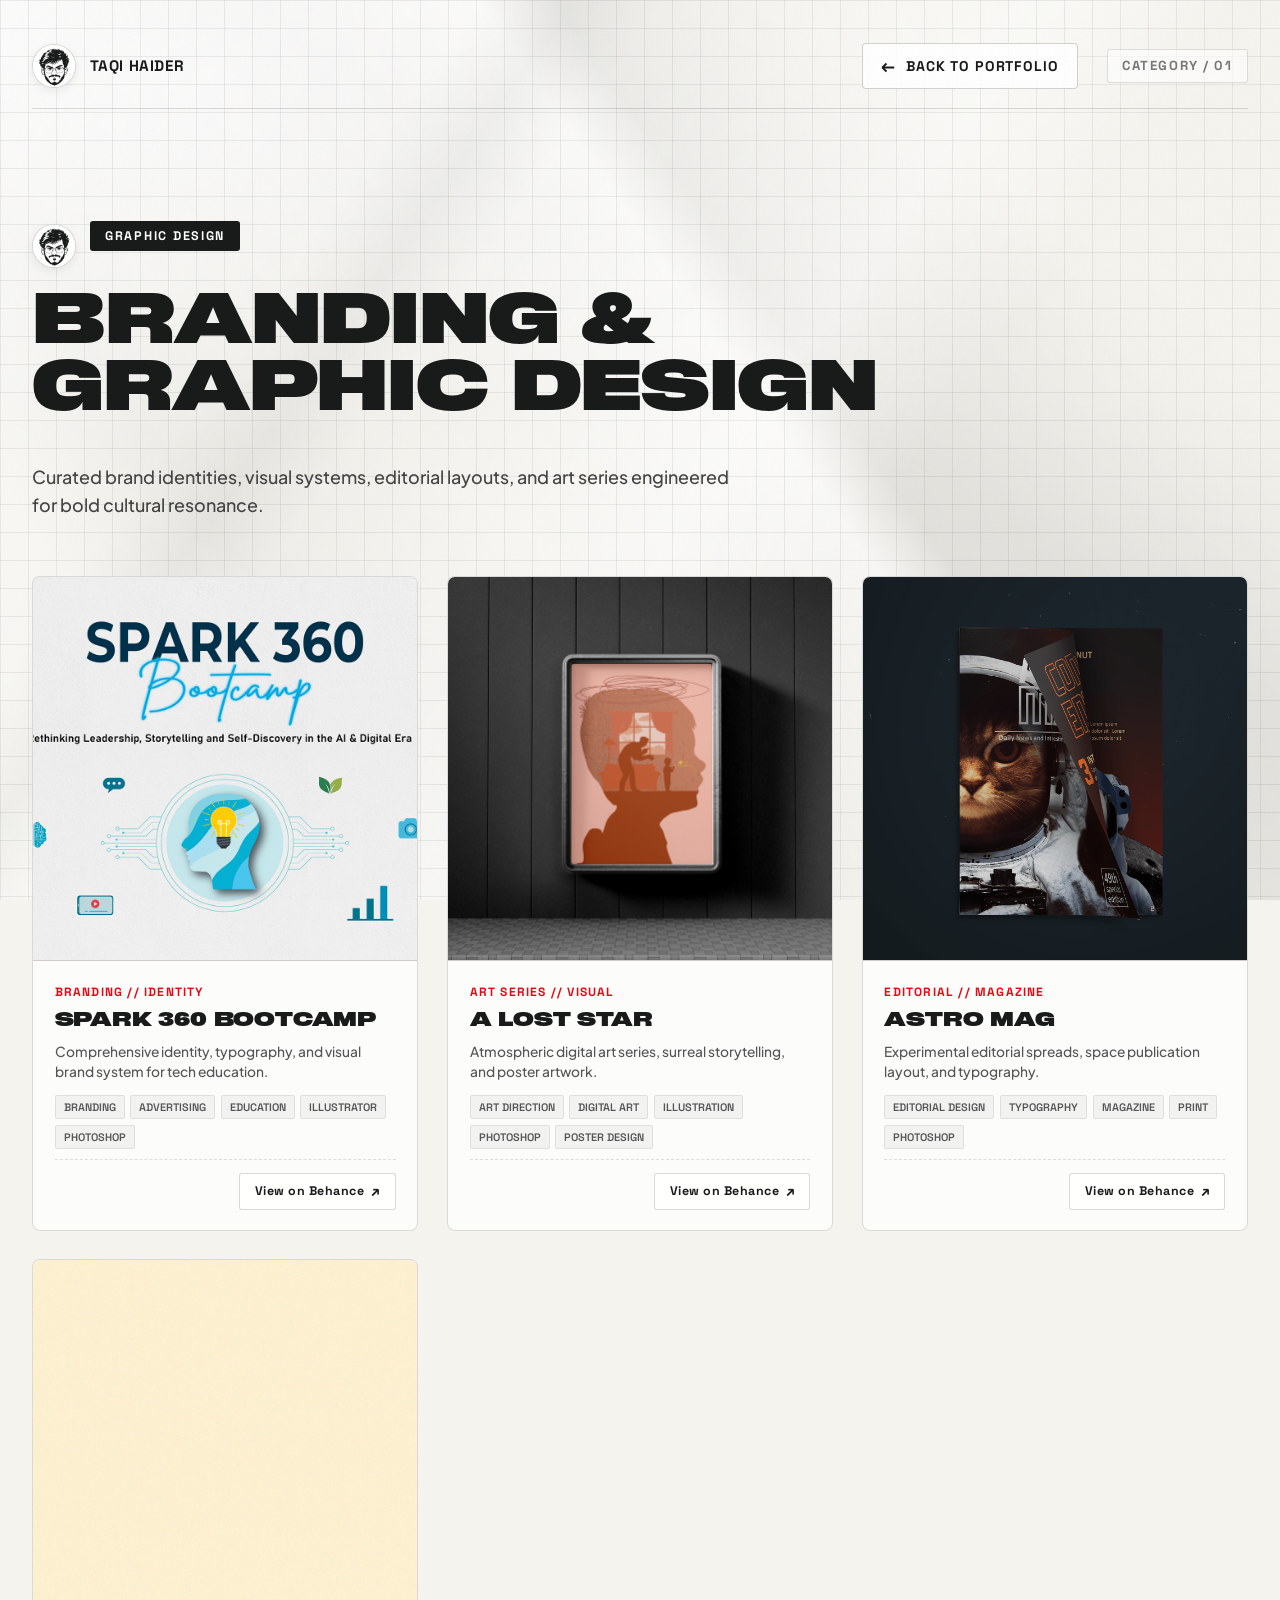
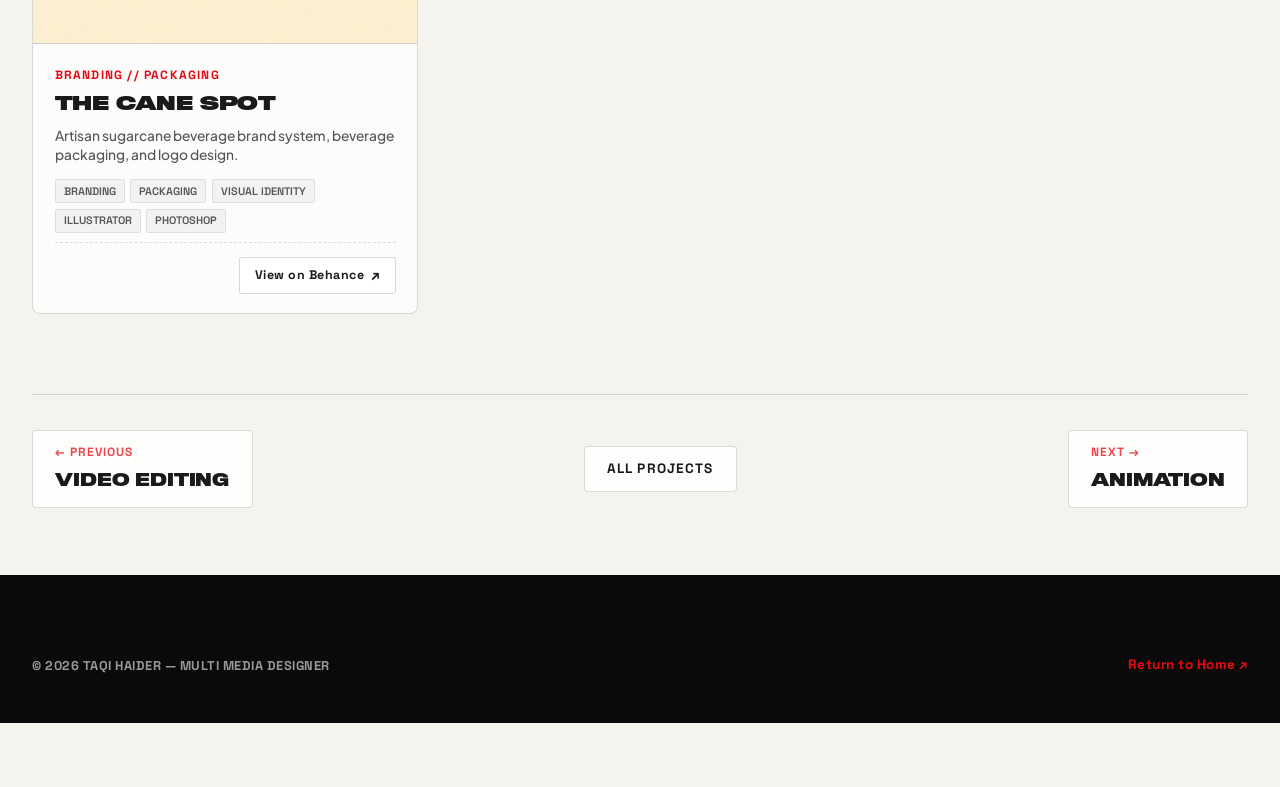
<file: project-gatoracing.html>
<!DOCTYPE html>
<html lang="en">

<head>
  <meta charset="UTF-8">
  <meta name="viewport" content="width=device-width, initial-scale=1.0">
  <meta name="color-scheme" content="light">
  <meta name="theme-color" content="#ffffff">
  <title>Graphic Design &amp; Branding | Taqi Haider</title>
  <meta name="description"
    content="Curated Graphic Design, Branding, Art Series, and Editorial Case Studies by Taqi Haider.">

  <!-- Google Fonts -->
  <link rel="preconnect" href="https://fonts.googleapis.com">
  <link rel="preconnect" href="https://fonts.gstatic.com" crossorigin>
  <link
    href="https://fonts.googleapis.com/css2?family=Architects+Daughter&family=Archivo:wdth,wght@62.5..125,400..900&family=Caveat:wght@600;700&family=Plus+Jakarta+Sans:wght@400;500;600;700;800&family=Space+Grotesk:wght@500;700&family=Syne:wght@700;800&family=Unbounded:wght@700;800;900&display=swap"
    rel="stylesheet">

  <!-- Favicon -->
  <link rel="icon" type="image/png" href="assets/images/taqi_avatar_circle.png">
  <link rel="shortcut icon" href="assets/images/taqi_avatar_circle.png">
  <link rel="apple-touch-icon" href="assets/images/taqi_avatar_circle.png">

  <link rel="stylesheet" href="css/style.css">
</head>

<body class="streetwear-theme project-page">

  <!-- Organic Paper Grain Overlay -->
  <div class="paper-grain-overlay" aria-hidden="true"></div>

  <div class="page-container">

    <!-- Project Navigation Header -->
    <header class="project-nav-bar">
      <a href="index.html" class="header-logo-link" aria-label="Taqi Haider Home">
        <div class="header-avatar-logo">
          <img src="assets/images/taqi_avatar_circle.png" alt="Taqi Haider Avatar Logo">
        </div>
        <div class="header-brand-info">
          <span class="header-brand-name">TAQI HAIDER</span>
        </div>
      </a>
      <div class="project-nav-right">
        <a href="index.html#projects" class="back-link">
          <span class="back-arrow">←</span>
          <span>BACK TO PORTFOLIO</span>
        </a>
        <div class="project-nav-tag">CATEGORY / 01</div>
      </div>
    </header>

    <!-- Category Hero Header -->
    <section class="project-header-section">
      <div class="project-header-badge-row">
        <div class="header-avatar-logo">
          <img src="assets/images/taqi_avatar_circle.png" alt="Taqi Haider Avatar Logo">
        </div>
        <div class="project-type-pill">GRAPHIC DESIGN</div>
      </div>
      <h1 class="project-hero-title">BRANDING &amp; GRAPHIC DESIGN</h1>
      <p class="project-hero-desc">
        Curated brand identities, visual systems, editorial layouts, and art series engineered for bold cultural resonance.
      </p>
    </section>

    <!-- Projects Showcase Grid (Square cards in rows) -->
    <section class="project-showcase-grid">

      <!-- Card 1: Spark 360 Bootcamp -->
      <article class="project-grid-card">
        <a href="https://www.behance.net/gallery/253109973/Spark-360-Bootcamp-Branding-Identity" target="_blank" rel="noopener noreferrer" class="project-card-link-wrapper" aria-label="View Spark 360 Bootcamp on Behance">
          <div class="project-card-thumb-wrap">
            <img src="assets/images/spark_360_presentation.png" alt="Spark 360 Bootcamp Branding and Identity Case Study by Taqi Haider" class="project-card-img" loading="lazy">
            <div class="project-card-overlay">
              <span class="overlay-action-btn">VIEW ON BEHANCE ↗</span>
            </div>
          </div>
        </a>
        <div class="project-card-body">
          <div class="project-card-meta-top">
            <span class="project-card-category">BRANDING // IDENTITY</span>
          </div>
          <h2 class="project-card-title">
            <a href="https://www.behance.net/gallery/253109973/Spark-360-Bootcamp-Branding-Identity" target="_blank" rel="noopener noreferrer">SPARK 360 BOOTCAMP</a>
          </h2>
          <p class="project-card-subtitle">Comprehensive identity, typography, and visual brand system for tech education.</p>
          <div class="project-card-tags">
            <span class="card-tag">Branding</span>
            <span class="card-tag">Advertising</span>
            <span class="card-tag">Education</span>
            <span class="card-tag">Illustrator</span>
            <span class="card-tag">Photoshop</span>
          </div>
          <div class="project-card-footer">
            <a href="https://www.behance.net/gallery/253109973/Spark-360-Bootcamp-Branding-Identity" target="_blank" rel="noopener noreferrer" class="card-behance-btn">
              <span>View on Behance</span>
              <span class="arrow-up-right">↗</span>
            </a>
          </div>
        </div>
      </article>

      <!-- Card 2: A Lost Star -->
      <article class="project-grid-card">
        <a href="https://www.behance.net/gallery/203888639/A-Lost-Star-Art-Series" target="_blank" rel="noopener noreferrer" class="project-card-link-wrapper" aria-label="View A Lost Star Art Series on Behance">
          <div class="project-card-thumb-wrap">
            <img src="assets/images/1.png" alt="A Lost Star Art Series by Taqi Haider" class="project-card-img" loading="lazy">
            <div class="project-card-overlay">
              <span class="overlay-action-btn">VIEW ON BEHANCE ↗</span>
            </div>
          </div>
        </a>
        <div class="project-card-body">
          <div class="project-card-meta-top">
            <span class="project-card-category">ART SERIES // VISUAL</span>
          </div>
          <h2 class="project-card-title">
            <a href="https://www.behance.net/gallery/203888639/A-Lost-Star-Art-Series" target="_blank" rel="noopener noreferrer">A LOST STAR</a>
          </h2>
          <p class="project-card-subtitle">Atmospheric digital art series, surreal storytelling, and poster artwork.</p>
          <div class="project-card-tags">
            <span class="card-tag">Art Direction</span>
            <span class="card-tag">Digital Art</span>
            <span class="card-tag">Illustration</span>
            <span class="card-tag">Photoshop</span>
            <span class="card-tag">Poster Design</span>
          </div>
          <div class="project-card-footer">
            <a href="https://www.behance.net/gallery/203888639/A-Lost-Star-Art-Series" target="_blank" rel="noopener noreferrer" class="card-behance-btn">
              <span>View on Behance</span>
              <span class="arrow-up-right">↗</span>
            </a>
          </div>
        </div>
      </article>

      <!-- Card 3: Astro Mag -->
      <article class="project-grid-card">
        <a href="https://www.behance.net/gallery/204352213/Astro-Mag-Magazine" target="_blank" rel="noopener noreferrer" class="project-card-link-wrapper" aria-label="View Astro Mag Magazine on Behance">
          <div class="project-card-thumb-wrap">
            <img src="assets/images/astro_mag_presentation.png" alt="Astro Mag Magazine Editorial Design by Taqi Haider" class="project-card-img" loading="lazy">
            <div class="project-card-overlay">
              <span class="overlay-action-btn">VIEW ON BEHANCE ↗</span>
            </div>
          </div>
        </a>
        <div class="project-card-body">
          <div class="project-card-meta-top">
            <span class="project-card-category">EDITORIAL // MAGAZINE</span>
          </div>
          <h2 class="project-card-title">
            <a href="https://www.behance.net/gallery/204352213/Astro-Mag-Magazine" target="_blank" rel="noopener noreferrer">ASTRO MAG</a>
          </h2>
          <p class="project-card-subtitle">Experimental editorial spreads, space publication layout, and typography.</p>
          <div class="project-card-tags">
            <span class="card-tag">Editorial Design</span>
            <span class="card-tag">Typography</span>
            <span class="card-tag">Magazine</span>
            <span class="card-tag">Print</span>
            <span class="card-tag">Photoshop</span>
          </div>
          <div class="project-card-footer">
            <a href="https://www.behance.net/gallery/204352213/Astro-Mag-Magazine" target="_blank" rel="noopener noreferrer" class="card-behance-btn">
              <span>View on Behance</span>
              <span class="arrow-up-right">↗</span>
            </a>
          </div>
        </div>
      </article>

      <!-- Card 4: The Cane Spot -->
      <article class="project-grid-card">
        <a href="https://www.behance.net/gallery/203229789/The-Cane-Spot-Branding-Identity" target="_blank" rel="noopener noreferrer" class="project-card-link-wrapper" aria-label="View The Cane Spot Branding on Behance">
          <div class="project-card-thumb-wrap">
            <img src="assets/images/cane_spot_presentation.jpg" alt="The Cane Spot Branding and Identity by Taqi Haider" class="project-card-img" loading="lazy">
            <div class="project-card-overlay">
              <span class="overlay-action-btn">VIEW ON BEHANCE ↗</span>
            </div>
          </div>
        </a>
        <div class="project-card-body">
          <div class="project-card-meta-top">
            <span class="project-card-category">BRANDING // PACKAGING</span>
          </div>
          <h2 class="project-card-title">
            <a href="https://www.behance.net/gallery/203229789/The-Cane-Spot-Branding-Identity" target="_blank" rel="noopener noreferrer">THE CANE SPOT</a>
          </h2>
          <p class="project-card-subtitle">Artisan sugarcane beverage brand system, beverage packaging, and logo design.</p>
          <div class="project-card-tags">
            <span class="card-tag">Branding</span>
            <span class="card-tag">Packaging</span>
            <span class="card-tag">Visual Identity</span>
            <span class="card-tag">Illustrator</span>
            <span class="card-tag">Photoshop</span>
          </div>
          <div class="project-card-footer">
            <a href="https://www.behance.net/gallery/203229789/The-Cane-Spot-Branding-Identity" target="_blank" rel="noopener noreferrer" class="card-behance-btn">
              <span>View on Behance</span>
              <span class="arrow-up-right">↗</span>
            </a>
          </div>
        </div>
      </article>

    </section>

    <!-- Project Pagination Footer Bar -->
    <nav class="project-pagination-bar">
      <a href="project-martindiaz.html" class="pagi-btn pagi-prev">
        <span class="pagi-dir">← PREVIOUS</span>
        <span class="pagi-title">VIDEO EDITING</span>
      </a>
      <a href="index.html#projects" class="pagi-btn pagi-overview">
        <span>ALL PROJECTS</span>
      </a>
      <a href="project-niltrum.html" class="pagi-btn pagi-next">
        <span class="pagi-dir">NEXT →</span>
        <span class="pagi-title">ANIMATION</span>
      </a>
    </nav>

  </div>

  <!-- Footer -->
  <footer class="footer-section">
    <div class="footer-container">
      <div class="footer-bottom-bar">
        <span class="credit-text">© 2026 TAQI HAIDER — MULTI MEDIA DESIGNER</span>
        <a href="index.html" class="back-home-btn">Return to Home ↗</a>
      </div>
    </div>
  </footer>

</body>
</html>
</file>
<file: css/style.css>
/* ==========================================================================
   CUSTOM TYPOGRAPHY: BB TORSOS PRO
   ========================================================================== */

@font-face {
  font-family: 'BB Torsos Pro';
  src: url('../assets/fonts/bb-torsos-pro/bbtorsospro-ultra.otf') format('opentype'),
       url('../assets/fonts/bb-torsos-pro/bbtorsospro-ultra.ttf') format('truetype');
  font-weight: 900;
  font-style: normal;
  font-display: swap;
}

@font-face {
  font-family: 'BB Torsos Pro';
  src: url('../assets/fonts/bb-torsos-pro/bbtorsospro-semiultra.otf') format('opentype'),
       url('../assets/fonts/bb-torsos-pro/bbtorsospro-semiultra.ttf') format('truetype');
  font-weight: 800;
  font-style: normal;
  font-display: swap;
}

@font-face {
  font-family: 'BB Torsos Pro';
  src: url('../assets/fonts/bb-torsos-pro/bbtorsospro-bold.otf') format('opentype'),
       url('../assets/fonts/bb-torsos-pro/bbtorsospro-bold.ttf') format('truetype');
  font-weight: 700;
  font-style: normal;
  font-display: swap;
}

@font-face {
  font-family: 'BB Torsos Pro';
  src: url('../assets/fonts/bb-torsos-pro/bbtorsospro-regular.otf') format('opentype'),
       url('../assets/fonts/bb-torsos-pro/bbtorsospro-regular.ttf') format('truetype');
  font-weight: 400;
  font-style: normal;
  font-display: swap;
}

:root {
  /* Core Color Palette */
  --bg-light: #f5f4f0;
  --bg-dark: #0a0a0a;
  --bg-dark-card: #141414;
  --text-main: #191b1b;
  --text-muted: #555555;
  --text-light-muted: #999999;
  --text-white: #ffffff;
  
  /* Streetwear Red Accent */
  --accent-red: #e50914;
  --accent-red-glow: rgba(229, 9, 20, 0.45);
  --accent-red-subtle: rgba(229, 9, 20, 0.12);
  
  /* Grid / Graph Paper Specs */
  --grid-line: rgba(0, 0, 0, 0.065);
  --grid-size: 28px;
  
  /* Typography */
  --font-display: 'BB Torsos Pro', 'Archivo', 'Anton', sans-serif;
  --font-heading: 'Space Grotesk', 'Syne', sans-serif;
  --font-body: 'Plus Jakarta Sans', -apple-system, BlinkMacSystemFont, sans-serif;
  --font-handwritten: 'Architects Daughter', 'Caveat', cursive, sans-serif;
  --font-mono: 'Space Grotesk', monospace;
  
  /* Transitions */
  --ease-spring: cubic-bezier(0.175, 0.885, 0.32, 1.275);
  --ease-smooth: cubic-bezier(0.16, 1, 0.3, 1);
}

/* Base Reset */
*, *::before, *::after {
  box-sizing: border-box;
  margin: 0;
  padding: 0;
}

html {
  color-scheme: light only;
  scroll-behavior: smooth;
  font-size: 16px;
  -webkit-font-smoothing: antialiased;
  -moz-osx-font-smoothing: grayscale;
}

body.streetwear-theme {
  background-color: #f4f3ee;
  color: var(--text-main);
  font-family: var(--font-body);
  line-height: 1.5;
  overflow-x: hidden;
  position: relative;
  min-height: 100vh;
  /* Full-Screen Edge-to-Edge Grid + Crumpled Paper Texture */
  background-image: 
    linear-gradient(to right, var(--grid-line) 1px, transparent 1px),
    linear-gradient(to bottom, var(--grid-line) 1px, transparent 1px),
    linear-gradient(125deg, rgba(255, 255, 255, 0.7) 0%, transparent 25%, rgba(0, 0, 0, 0.04) 30%, transparent 35%, rgba(255, 255, 255, 0.5) 55%, transparent 65%),
    linear-gradient(235deg, transparent 20%, rgba(0, 0, 0, 0.035) 38%, rgba(255, 255, 255, 0.6) 42%, transparent 58%, rgba(0, 0, 0, 0.03) 75%, transparent 85%),
    linear-gradient(35deg, rgba(255, 255, 255, 0.45) 0%, transparent 40%, rgba(0, 0, 0, 0.035) 60%, transparent 80%),
    radial-gradient(ellipse 120% 80% at 15% 10%, rgba(255, 255, 255, 0.85) 0%, transparent 50%),
    radial-gradient(ellipse 100% 70% at 85% 85%, rgba(0, 0, 0, 0.045) 0%, transparent 60%);
  background-size: 
    var(--grid-size) var(--grid-size),
    var(--grid-size) var(--grid-size),
    auto, auto, auto, auto, auto;
  background-attachment: fixed;
}

/* Organic Paper Grain & Fiber Noise Overlay */
.paper-grain-overlay {
  position: fixed;
  inset: 0;
  width: 100vw;
  height: 100vh;
  pointer-events: none;
  z-index: 9999;
  opacity: 0.35;
  mix-blend-mode: multiply;
  background-image: url("../assets/images/paper_texture.png");
  background-repeat: repeat;
  background-size: 380px 380px;
}

/* Page Container (Content Centering & Spacing) */
.page-container {
  max-width: 1280px;
  margin: 0 auto;
  padding: 0 2rem;
  background-color: transparent;
  position: relative;
}

/* ==========================================================================
   TOP SITE NAVIGATION & HEADER LOGO
   ========================================================================== */

.site-nav-bar {
  display: flex;
  justify-content: space-between;
  align-items: center;
  padding: 1.6rem 0 1.2rem 0;
  width: 100%;
  border-bottom: 1.5px solid rgba(0, 0, 0, 0.08);
  position: relative;
  z-index: 20;
}

.header-logo-link {
  display: inline-flex;
  align-items: center;
  gap: 0.85rem;
  text-decoration: none;
  color: inherit;
  transition: transform 0.2s ease;
}

.header-logo-link:hover {
  transform: translateY(-1px);
}

.header-avatar-logo {
  width: 44px;
  height: 44px;
  border-radius: 50%;
  background: #ffffff; /* Crisp white background */
  border: 1.5px solid rgba(0, 0, 0, 0.16);
  display: flex;
  align-items: center;
  justify-content: center;
  overflow: hidden;
  box-shadow: 0 3px 10px rgba(0, 0, 0, 0.07);
  transition: transform 0.25s var(--ease-spring), border-color 0.2s ease, box-shadow 0.2s ease;
  flex-shrink: 0;
}

.header-logo-link:hover .header-avatar-logo {
  transform: scale(1.08) rotate(-3deg);
  border-color: var(--accent-red);
  box-shadow: 0 6px 16px rgba(230, 57, 70, 0.22);
}

.header-avatar-logo img {
  width: 100%;
  height: 100%;
  object-fit: cover;
  display: block;
  background: #ffffff;
}

.header-brand-info {
  display: flex;
  flex-direction: column;
  line-height: 1.15;
}

.header-brand-name {
  font-family: var(--font-heading);
  font-size: 0.95rem;
  font-weight: 800;
  letter-spacing: 0.04em;
  color: var(--text-main);
}

.header-brand-sub {
  font-family: var(--font-mono);
  font-size: 0.65rem;
  font-weight: 700;
  letter-spacing: 0.08em;
  color: var(--text-muted);
}

.header-nav-right {
  display: flex;
  align-items: center;
  gap: 1.6rem;
}

.header-nav-link {
  font-family: var(--font-heading);
  font-size: 0.8rem;
  font-weight: 700;
  letter-spacing: 0.08em;
  color: var(--text-main);
  text-decoration: none;
  transition: color 0.2s ease;
}

.header-nav-link:hover {
  color: var(--accent-red);
}

.header-nav-cta {
  background: #191b1b;
  color: #ffffff !important;
  padding: 0.45rem 1rem;
  border-radius: 4px;
  font-size: 0.76rem;
  letter-spacing: 0.06em;
  transition: background 0.2s ease, transform 0.2s ease, box-shadow 0.2s ease;
}

.header-nav-cta:hover {
  background: var(--accent-red);
  transform: translateY(-2px);
  box-shadow: 0 4px 14px rgba(230, 57, 70, 0.28);
}

.project-nav-right {
  display: flex;
  align-items: center;
  gap: 1.8rem;
}

/* ==========================================================================
   SECTION 1: HERO SECTION
   ========================================================================== */

.hero-section {
  padding: 3.5rem 0 2rem 0;
  display: flex;
  flex-direction: column;
  align-items: center;
  position: relative;
}

/* Giant Headline with Centered Embedded Character & Tagline above 'P' */
.hero-title-container {
  width: 100%;
  max-width: 100%;
  text-align: center;
  position: relative;
  margin: 1.2rem 0 3.5rem 0;
  display: flex;
  justify-content: center;
  align-items: center;
  overflow: visible;
}

.hero-title {
  width: 100%;
  font-family: 'BB Torsos Pro', var(--font-display);
  font-size: clamp(2.2rem, 11.8vw, 12.5rem);
  font-weight: 900;
  line-height: 0.85;
  letter-spacing: -0.01em;
  text-transform: uppercase;
  color: #191b1b;
  display: flex;
  justify-content: center;
  align-items: flex-end;
  flex-wrap: nowrap;
  user-select: none;
  max-width: 100%;
  position: relative;
}

.title-wing {
  flex: 0 0 auto;
  display: inline-flex;
  align-items: flex-end;
  position: relative;
}

.wing-left {
  justify-content: flex-end;
}

.wing-right {
  justify-content: flex-start;
}

.title-part {
  display: inline-block;
  line-height: 0.85;
  position: relative;
}

.part-left {
  position: relative;
}

.hero-tagline {
  position: absolute;
  left: 0;
  bottom: calc(100% + 0.28em);
  font-family: var(--font-heading);
  font-size: clamp(1.05rem, 2vw, 2.05rem);
  font-weight: 800;
  letter-spacing: -0.01em;
  text-transform: uppercase;
  color: var(--text-main);
  white-space: nowrap;
  line-height: 1;
  display: inline-flex;
  align-items: center;
}

.hero-tagline-avatar {
  display: inline-flex;
  align-items: center;
  justify-content: center;
  width: clamp(26px, 2.2vw, 36px);
  height: clamp(26px, 2.2vw, 36px);
  border-radius: 50%;
  background: #ffffff;
  border: 1.5px solid rgba(0, 0, 0, 0.16);
  margin-right: 0.6rem;
  overflow: hidden;
  box-shadow: 0 2px 8px rgba(0, 0, 0, 0.12);
  flex-shrink: 0;
}

.hero-tagline-avatar img {
  width: 100%;
  height: 100%;
  object-fit: cover;
  display: block;
}

.project-header-badge-row {
  display: flex;
  align-items: center;
  gap: 0.85rem;
}

/* Dedicated, isolated slot for Character Illustration / Video Embed */
.hero-character-slot {
  position: relative;
  display: inline-flex;
  flex-direction: column;
  align-items: center;
  justify-content: flex-end;
  height: 1.15em;
  width: calc(1.15em * 0.83);
  margin: 0 0.04em;
  flex-shrink: 0;
  vertical-align: bottom;
  align-self: flex-end;
  margin-bottom: -0.14em;
  top: 0.06em;
}

.character-wrapper {
  width: 100%;
  height: 100%;
  display: flex;
  align-items: flex-end;
  justify-content: center;
  transition: transform 0.2s ease-out;
  cursor: grab;
}

.character-wrapper:active {
  cursor: grabbing;
}

.character-img-hero {
  width: 100%;
  height: 100%;
  object-fit: contain;
  display: block;
  filter: drop-shadow(0 6px 14px rgba(0, 0, 0, 0.12));
  user-select: none;
  pointer-events: none;
  mix-blend-mode: multiply;
  background: transparent;
  border: none;
  outline: none;
}

/* SVG Styling Elements */
.st-black { fill: #191b1b; }
.st-white { fill: #ffffff; }
.st-glass-rim { stroke: #191b1b; stroke-width: 4.5px; fill: none; }
.st-glass-bridge { stroke: #191b1b; stroke-width: 4px; fill: none; }
.st-eyelash { stroke: #191b1b; stroke-width: 3.5px; fill: none; stroke-linecap: round; }
.st-nose { stroke: #191b1b; stroke-width: 3px; fill: none; stroke-linecap: round; }

.pupil-target {
  transition: transform 0.08s ease-out;
  transform-origin: center;
}

/* Name Video Tag: TAQI HAIDER (Positioned with arrow pointing directly at face) */
.hero-character-label {
  position: absolute;
  top: 98%;
  left: 50%;
  transform: translateX(-34%);
  display: flex;
  align-items: center;
  justify-content: center;
  width: clamp(140px, 18vw, 240px);
  pointer-events: none;
  z-index: 2;
}

.character-name-video {
  width: 100%;
  height: auto;
  display: block;
  mix-blend-mode: multiply;
  object-fit: contain;
  pointer-events: none;
  background: transparent;
  border: none;
  outline: none;
}

/* Decorative 3-Symbol Separator (✦ ◆ ♣) */
.decorative-separator {
  display: flex;
  align-items: center;
  justify-content: center;
  gap: clamp(1.4rem, 2.5vw, 2.2rem);
  margin: clamp(2rem, 3.5vw, 3.2rem) 0 1.2rem 0;
  color: var(--text-main);
  user-select: none;
}

.symbol-star { font-size: clamp(1.85rem, 2.8vw, 2.4rem); line-height: 1; }
.symbol-diamond { font-size: clamp(1.45rem, 2.2vw, 1.95rem); line-height: 1; }
.symbol-club { font-size: clamp(1.75rem, 2.6vw, 2.25rem); line-height: 1; }

/* ==========================================================================
   SECTION 2: ABOUT / HELLO (2-COLUMN EDITORIAL GRID)
   ========================================================================== */

.about-section {
  padding: 3.5rem 0 5rem 0;
  border-top: 1.5px solid rgba(0, 0, 0, 0.08);
}

.about-grid {
  display: grid;
  grid-template-columns: 1.15fr 1fr;
  gap: 4rem;
  align-items: start;
}

/* Column 1: Left Column (Hello / Bio / Education) */
.about-heading-block {
  display: flex;
  flex-direction: column;
  align-items: flex-start;
  text-align: left;
}

.section-title-huge {
  font-family: var(--font-display);
  font-size: clamp(3rem, 5vw, 4.5rem);
  font-weight: 900;
  line-height: 0.95;
  letter-spacing: -0.01em;
  text-transform: uppercase;
  color: var(--text-main);
  margin-bottom: 0.5rem;
  margin-left: -0.035em;
  text-align: left;
}

.about-greeting {
  font-family: var(--font-heading);
  font-size: 1.15rem;
  font-weight: 700;
  color: var(--text-main);
  text-align: left;
}

.highlight-text {
  color: var(--accent-red);
}

.about-bio-text {
  display: flex;
  flex-direction: column;
  gap: 1rem;
  font-size: 0.95rem;
  color: var(--text-muted);
  line-height: 1.65;
}

.about-bio-text strong {
  color: var(--text-main);
  font-weight: 700;
}

.about-education-block {
  margin-top: 1rem;
  padding-top: 1.5rem;
  border-top: 2px solid var(--text-main);
}

.subheading-bold {
  font-family: var(--font-heading);
  font-size: 1.3rem;
  font-weight: 900;
  text-transform: uppercase;
  letter-spacing: -0.01em;
  color: var(--text-main);
  margin-bottom: 0.8rem;
}

.education-entry {
  display: flex;
  flex-direction: column;
  gap: 0.2rem;
}

.degree-title {
  font-weight: 700;
  font-size: 0.95rem;
  color: var(--text-main);
}

.degree-institute {
  font-size: 0.9rem;
  color: var(--text-muted);
}

.degree-year {
  font-family: var(--font-mono);
  font-size: 0.8rem;
  font-weight: 700;
  color: var(--accent-red);
  margin-top: 0.2rem;
}

/* Column 3: Right Column (Tools, Skills & Experience) */
.about-col-right {
  display: flex;
  flex-direction: column;
  gap: 2rem;
}

.software-badges-grid {
  display: flex;
  flex-wrap: wrap;
  gap: 0.6rem;
  margin-bottom: 0;
}

.soft-badge {
  width: 44px;
  height: 44px;
  border-radius: 10px;
  background: #000000;
  color: #ffffff;
  display: flex;
  align-items: center;
  justify-content: center;
  font-family: var(--font-heading);
  font-size: 1rem;
  font-weight: 800;
  transition: transform 0.2s ease, box-shadow 0.2s ease;
  cursor: pointer;
  box-shadow: 2px 2px 0px rgba(0, 0, 0, 0.4);
}

.soft-badge:hover {
  transform: translateY(-3px) scale(1.08);
  box-shadow: 4px 6px 12px rgba(0, 0, 0, 0.25);
}

.badge-ps { background: #001e36; color: #31a8ff; border: 1.5px solid #31a8ff; }
.badge-ai { background: #330000; color: #ff9a00; border: 1.5px solid #ff9a00; }
.badge-ae { background: #00005b; color: #9999ff; border: 1.5px solid #9999ff; }
.badge-pr { background: #00005b; color: #ea77ff; border: 1.5px solid #ea77ff; }
.badge-canva { background: #00c4cc; color: #ffffff; }
.badge-capcut { background: #111111; color: #ffffff; border: 1.5px solid #ffffff; }
.badge-ai-tool { background: #ffeb3b; color: #191b1b; border: 1.5px solid #191b1b; }

.discipline-tags-cloud {
  display: flex;
  flex-wrap: wrap;
  gap: 0.4rem;
}

.tag-pill {
  font-family: var(--font-heading);
  font-size: 0.72rem;
  font-weight: 700;
  text-transform: uppercase;
  background: #ffffff;
  color: var(--text-main);
  border: 1.5px solid var(--text-main);
  padding: 0.25rem 0.65rem;
  border-radius: 4px;
  letter-spacing: 0.02em;
  transition: all 0.2s ease;
}

.tag-pill:hover {
  background: var(--text-main);
  color: #ffffff;
}

/* Experience Timeline */
.about-experience-block {
  border-top: 2px solid var(--text-main);
  padding-top: 1.5rem;
}

.experience-timeline {
  display: flex;
  flex-direction: column;
  gap: 1.5rem;
}

.exp-item {
  position: relative;
  padding-left: 1rem;
  border-left: 2px solid var(--text-main);
}

.exp-header {
  margin-bottom: 0.4rem;
}

.exp-period {
  font-family: var(--font-mono);
  font-size: 0.78rem;
  font-weight: 700;
  color: var(--accent-red);
  text-transform: uppercase;
  display: block;
}

.exp-role {
  font-family: var(--font-heading);
  font-size: 0.98rem;
  font-weight: 800;
  color: var(--text-main);
  line-height: 1.2;
}

.exp-company {
  font-size: 0.85rem;
  font-weight: 600;
  color: var(--text-muted);
}

.exp-details {
  font-size: 0.85rem;
  color: var(--text-muted);
  line-height: 1.5;
}


/* ==========================================================================
   SECTION 3: TORN PAPER TRANSITION & DARK FEATURE SECTION
   ========================================================================== */

.feature-dark-section {
  background-color: var(--bg-dark);
  color: var(--text-white);
  position: relative;
  overflow: hidden;
  padding: 0 0 4rem 0;
  margin-top: 2rem;
}

/* SVG Torn Paper Edge Styling */
.torn-paper-edge {
  width: 100%;
  line-height: 0;
  position: relative;
  z-index: 10;
}

.torn-paper-edge.top-edge {
  margin-top: -3px;
  filter: drop-shadow(0 10px 14px rgba(0, 0, 0, 0.45)) drop-shadow(0 2px 4px rgba(0, 0, 0, 0.25));
}

.torn-paper-edge.bottom-edge {
  margin-bottom: -3px;
  filter: drop-shadow(0 -10px 14px rgba(0, 0, 0, 0.45)) drop-shadow(0 -2px 4px rgba(0, 0, 0, 0.25));
}

.torn-svg {
  width: 100%;
  height: 60px;
  display: block;
}

.torn-fill-light {
  fill: var(--bg-light);
}

.torn-deckle-fringe {
  fill: none;
  stroke: #ffffff;
  stroke-width: 3.5px;
  stroke-linecap: round;
  stroke-linejoin: round;
  opacity: 0.92;
}

.dark-content-wrapper {
  position: relative;
  min-height: 240px;
  display: flex;
  flex-direction: column;
  align-items: center;
  justify-content: center;
  padding: 3rem 1rem;
}

/* Infinite Kinetic Typography Marquee Track */
.marquee-scroller-wrap {
  width: 100%;
  overflow: hidden;
  white-space: nowrap;
  pointer-events: none;
  z-index: 1;
  opacity: 0.9;
}

.marquee-track {
  display: inline-flex;
  white-space: nowrap;
  animation: marqueeLoop 22s linear infinite;
}

.marquee-item {
  font-family: var(--font-display);
  font-size: clamp(4rem, 10vw, 8.5rem);
  font-weight: 900;
  letter-spacing: 0.04em;
  color: #ffffff;
  padding-right: 2rem;
  text-transform: uppercase;
}

@keyframes marqueeLoop {
  0% { transform: translateX(0); }
  100% { transform: translateX(-50%); }
}

/* Floating "Available for Hire" Toast Card */
.hire-toast-card {
  position: absolute;
  bottom: 2rem;
  right: 2rem;
  z-index: 15;
  background: rgba(20, 20, 20, 0.95);
  backdrop-filter: blur(12px);
  -webkit-backdrop-filter: blur(12px);
  border: 1px solid rgba(255, 255, 255, 0.15);
  border-radius: 50px;
  padding: 0.5rem 0.8rem 0.5rem 0.5rem;
  display: flex;
  align-items: center;
  gap: 0.8rem;
  box-shadow: 0 12px 30px rgba(0, 0, 0, 0.6);
  transition: transform 0.3s var(--ease-spring), opacity 0.3s ease;
}

.hire-toast-card:hover {
  transform: translateY(-4px);
  border-color: var(--accent-red);
}

.toast-avatar {
  width: 44px;
  height: 44px;
  border-radius: 50%;
  background: #ffffff; /* Crisp white background */
  border: 2px solid rgba(255, 255, 255, 0.65);
  display: flex;
  align-items: center;
  justify-content: center;
  position: relative;
  flex-shrink: 0;
  box-shadow: 0 4px 12px rgba(0, 0, 0, 0.35);
}

.toast-avatar-img {
  width: 100%;
  height: 100%;
  border-radius: 50%;
  object-fit: cover;
  background: #ffffff;
  display: block;
}

.avatar-status-dot {
  position: absolute;
  bottom: -1px;
  right: -1px;
  width: 11px;
  height: 11px;
  background: #00e676;
  border: 2px solid #141414;
  border-radius: 50%;
  z-index: 2;
}

.toast-content {
  display: flex;
  flex-direction: column;
}

.toast-title {
  font-family: var(--font-heading);
  font-size: 0.82rem;
  font-weight: 700;
  color: #ffffff;
}

.toast-subtitle {
  font-size: 0.7rem;
  color: var(--text-light-muted);
}

.toast-btn {
  background: var(--accent-red);
  color: #ffffff;
  font-family: var(--font-heading);
  font-size: 0.75rem;
  font-weight: 800;
  text-decoration: none;
  padding: 0.45rem 1rem;
  border-radius: 30px;
  transition: background 0.2s ease, transform 0.2s ease;
  white-space: nowrap;
}

.toast-btn:hover {
  background: #ff2a2a;
  transform: scale(1.05);
}

.toast-close-btn {
  background: transparent;
  border: none;
  color: #888;
  font-size: 1.1rem;
  cursor: pointer;
  padding: 0 0.2rem;
  line-height: 1;
  transition: color 0.2s ease;
}

.toast-close-btn:hover {
  color: #fff;
}


/* ==========================================================================
   SECTION 4: THE STUDIO / POLAROID SIDE PROJECTS
   ========================================================================== */

/* ==========================================================================
   SECTION 4: LOGOS & MARKS (3x3 EDITORIAL ARCHITECTURAL GRID)
   ========================================================================== */

.projects-wrapper {
  padding-top: 4.5rem;
  padding-bottom: 5.5rem;
}

.projects-header {
  text-align: left;
  margin-bottom: 2.8rem;
}

.projects-title {
  margin-bottom: 0.35rem;
}

.projects-subtitle {
  font-family: var(--font-heading);
  font-size: 0.88rem;
  font-weight: 700;
  letter-spacing: 0.08em;
  color: var(--text-muted);
  text-transform: uppercase;
}

/* 3x3 Architectural Grid with Intersecting Borders */
.projects-grid {
  display: grid;
  grid-template-columns: repeat(3, 1fr);
  border-top: 1.5px solid rgba(0, 0, 0, 0.14);
  border-left: 1.5px solid rgba(0, 0, 0, 0.14);
  background: transparent;
}

.project-card {
  display: flex;
  flex-direction: column;
  justify-content: space-between;
  align-items: center;
  min-height: 360px;
  padding: 2.2rem 1.8rem 1.8rem 1.8rem;
  border-right: 1.5px solid rgba(0, 0, 0, 0.14);
  border-bottom: 1.5px solid rgba(0, 0, 0, 0.14);
  text-decoration: none;
  color: var(--text-main);
  background: rgba(255, 255, 255, 0.15);
  transition: all 0.3s var(--ease-smooth);
  position: relative;
  overflow: hidden;
  cursor: pointer;
}

.project-card:hover {
  background: rgba(255, 255, 255, 0.88);
  transform: translateY(-2px);
  box-shadow: inset 0 0 0 1px rgba(0, 0, 0, 0.4), 0 12px 28px rgba(0, 0, 0, 0.08);
  z-index: 2;
}

.card-category {
  font-family: var(--font-heading);
  font-size: 0.78rem;
  font-weight: 700;
  letter-spacing: 0.12em;
  color: #777777;
  text-transform: uppercase;
  transition: color 0.2s ease;
}

.project-card:hover .card-category {
  color: var(--accent-red);
}

.card-visual-slot {
  width: 100%;
  height: 180px;
  display: flex;
  align-items: center;
  justify-content: center;
  padding: 0.5rem 0;
  transition: transform 0.3s var(--ease-smooth);
}

.project-card:hover .card-visual-slot {
  transform: scale(1.06);
}

.logo-mark-svg {
  width: 100%;
  max-height: 100%;
  display: block;
}

.card-title-label {
  font-family: var(--font-heading);
  font-size: 0.82rem;
  font-weight: 800;
  letter-spacing: 0.06em;
  color: var(--text-main);
  text-transform: uppercase;
  text-align: center;
  transition: color 0.2s ease;
}

.project-card:hover .card-title-label {
  color: #000000;
}


/* ==========================================================================
   PROJECT DETAIL PAGES STYLING
   ========================================================================== */

.project-page {
  min-height: 100vh;
}

.project-nav-bar {
  display: flex;
  justify-content: space-between;
  align-items: center;
  padding: 2.5rem 0 2rem 0;
  border-bottom: 1.5px solid rgba(0, 0, 0, 0.08);
  margin-bottom: 2.5rem;
}

.back-link {
  display: inline-flex;
  align-items: center;
  gap: 0.6rem;
  font-family: var(--font-heading);
  font-size: 0.85rem;
  font-weight: 800;
  color: var(--text-main);
  text-decoration: none;
  letter-spacing: 0.06em;
  transition: color 0.2s ease, transform 0.2s ease;
}

.back-link:hover {
  color: var(--accent-red);
  transform: translateX(-4px);
}

.project-nav-tag {
  font-family: var(--font-mono);
  font-size: 0.85rem;
  font-weight: 700;
  color: var(--text-muted);
  letter-spacing: 0.08em;
}

.project-header-section {
  display: flex;
  flex-direction: column;
  align-items: flex-start;
  gap: 1.2rem;
  padding-top: 3.5rem;
  margin-bottom: 3.5rem;
}

/* ==========================================================================
   VIDEO PLAYER DOWNLOAD PREVENTION RULES
   ========================================================================== */
video::-internal-media-controls-download-button {
  display: none !important;
}
video::-webkit-media-controls-download-button {
  display: none !important;
}
video::-webkit-media-controls-enclosure {
  overflow: hidden !important;
}

.project-type-pill {
  font-family: var(--font-heading);
  font-size: 0.78rem;
  font-weight: 800;
  letter-spacing: 0.1em;
  text-transform: uppercase;
  background: var(--text-main);
  color: #ffffff;
  padding: 0.35rem 0.9rem;
  border-radius: 20px;
}

.project-hero-title {
  font-family: var(--font-display);
  font-size: clamp(3rem, 6.5vw, 6.5rem);
  font-weight: 900;
  line-height: 0.92;
  letter-spacing: -0.02em;
  text-transform: uppercase;
  color: var(--text-main);
}

.project-hero-desc {
  font-size: clamp(1rem, 1.4vw, 1.25rem);
  color: var(--text-muted);
  max-width: 780px;
  line-height: 1.6;
}

.project-meta-grid {
  display: grid;
  grid-template-columns: repeat(4, 1fr);
  gap: 1.5rem;
  width: 100%;
  padding-top: 1.5rem;
  border-top: 1.5px solid rgba(0, 0, 0, 0.08);
  margin-top: 0.5rem;
}

.meta-item {
  display: flex;
  flex-direction: column;
  gap: 0.25rem;
}

.meta-item-label {
  font-family: var(--font-mono);
  font-size: 0.72rem;
  font-weight: 700;
  letter-spacing: 0.08em;
  color: #888888;
  text-transform: uppercase;
}

.meta-item-val {
  font-family: var(--font-heading);
  font-size: 0.95rem;
  font-weight: 800;
  color: var(--text-main);
}

/* Dual Showcase Grid */
.showcase-grid-section {
  display: grid;
  grid-template-columns: 1fr 1fr;
  gap: 2.5rem;
  margin-bottom: 4rem;
}

.showcase-canvas {
  border-radius: 12px;
  padding: 3rem 2rem;
  display: flex;
  flex-direction: column;
  align-items: center;
  justify-content: center;
  position: relative;
  min-height: 420px;
  box-shadow: 0 10px 30px rgba(0, 0, 0, 0.06);
}

.light-canvas {
  background: #ffffff;
  border: 1.5px solid rgba(0, 0, 0, 0.12);
}

.dark-canvas {
  background: #0a0a0a;
  border: 1.5px solid rgba(255, 255, 255, 0.15);
}

.canvas-label {
  position: absolute;
  top: 1.2rem;
  left: 1.5rem;
  font-family: var(--font-mono);
  font-size: 0.7rem;
  font-weight: 700;
  letter-spacing: 0.08em;
  text-transform: uppercase;
}

.light-canvas .canvas-label { color: #888888; }
.dark-canvas .canvas-label { color: #aaaaaa; }

.canvas-graphic {
  width: 100%;
  max-width: 320px;
  display: flex;
  align-items: center;
  justify-content: center;
}

.showcase-vector-svg {
  width: 100%;
  height: auto;
  max-height: 260px;
  display: block;
}

/* Narrative Section */
.project-narrative-section {
  display: grid;
  grid-template-columns: 1.2fr 1fr;
  gap: 4rem;
  padding: 3rem 0;
  border-top: 1.5px solid rgba(0, 0, 0, 0.08);
  margin-bottom: 3.5rem;
}

.narrative-col {
  display: flex;
  flex-direction: column;
  gap: 1.2rem;
}

.narrative-heading {
  font-family: var(--font-heading);
  font-size: 1.2rem;
  font-weight: 900;
  letter-spacing: 0.02em;
  text-transform: uppercase;
  color: var(--text-main);
  margin-bottom: 0.3rem;
}

.narrative-col p {
  font-size: 0.95rem;
  color: var(--text-muted);
  line-height: 1.7;
}

.specs-list {
  list-style: none;
  display: flex;
  flex-direction: column;
  gap: 0.8rem;
}

.specs-list li {
  font-size: 0.9rem;
  color: var(--text-muted);
  line-height: 1.5;
  border-bottom: 1px dashed rgba(0, 0, 0, 0.08);
  padding-bottom: 0.6rem;
}

.specs-list li strong {
  font-family: var(--font-heading);
  color: var(--text-main);
  font-weight: 800;
}

/* ==========================================================================
   PROJECT SHOWCASE FEED (MODULAR CASE STUDIES)
   ========================================================================== */
.project-showcase-feed {
  display: flex;
  flex-direction: column;
  gap: 3.5rem;
  margin-bottom: 4.5rem;
}

.project-feed-item {
  background: #ffffff;
  border: 1.5px solid rgba(0, 0, 0, 0.12);
  border-radius: 12px;
  overflow: hidden;
  box-shadow: 0 8px 24px rgba(0, 0, 0, 0.04);
  transition: transform 0.3s var(--ease-smooth), box-shadow 0.3s var(--ease-smooth);
}

.project-feed-item:hover {
  transform: translateY(-4px);
  box-shadow: 0 16px 36px rgba(0, 0, 0, 0.08);
}

.project-feed-header {
  display: flex;
  justify-content: space-between;
  align-items: center;
  padding: 1.8rem 2.2rem 1.4rem 2.2rem;
  border-bottom: 1.5px solid rgba(0, 0, 0, 0.06);
  flex-wrap: wrap;
  gap: 1rem;
}

.project-feed-title-wrap {
  display: flex;
  flex-direction: column;
  gap: 0.35rem;
}

.project-feed-title {
  font-family: var(--font-display);
  font-size: clamp(1.4rem, 2.8vw, 2.2rem);
  font-weight: 900;
  text-transform: uppercase;
  letter-spacing: -0.01em;
  color: var(--text-main);
  line-height: 1.1;
}

.project-feed-subtitle {
  font-family: var(--font-heading);
  font-size: 0.88rem;
  font-weight: 700;
  color: var(--text-muted);
  text-transform: uppercase;
  letter-spacing: 0.06em;
}

.project-feed-badge {
  font-family: var(--font-mono);
  font-size: 0.75rem;
  font-weight: 700;
  background: var(--text-main);
  color: #ffffff;
  padding: 0.35rem 0.85rem;
  border-radius: 20px;
  letter-spacing: 0.06em;
}

.project-feed-visual {
  width: 100%;
  background: #f8f8f8;
  position: relative;
  overflow: hidden;
  display: block;
}

.project-feed-img {
  width: 100%;
  height: auto;
  display: block;
  transition: transform 0.4s var(--ease-smooth);
}

.project-feed-item:hover .project-feed-img {
  transform: scale(1.015);
}

.project-feed-meta {
  padding: 1.6rem 2.2rem 2rem 2.2rem;
  display: flex;
  justify-content: space-between;
  align-items: center;
  flex-wrap: wrap;
  gap: 1.2rem;
  background: #ffffff;
  border-top: 1.5px solid rgba(0, 0, 0, 0.06);
}

.project-feed-tags {
  display: flex;
  flex-wrap: wrap;
  gap: 0.5rem;
}

.project-feed-tag {
  font-family: var(--font-heading);
  font-size: 0.72rem;
  font-weight: 700;
  text-transform: uppercase;
  background: #f4f3ee;
  color: var(--text-main);
  border: 1px solid rgba(0, 0, 0, 0.12);
  padding: 0.3rem 0.75rem;
  border-radius: 4px;
  letter-spacing: 0.03em;
}

.behance-btn {
  display: inline-flex;
  align-items: center;
  gap: 0.5rem;
  background: #0057ff;
  color: #ffffff;
  text-decoration: none;
  font-family: var(--font-heading);
  font-size: 0.85rem;
  font-weight: 800;
  padding: 0.65rem 1.4rem;
  border-radius: 30px;
  letter-spacing: 0.04em;
  transition: background 0.2s ease, transform 0.2s ease, box-shadow 0.2s ease;
  box-shadow: 0 4px 14px rgba(0, 87, 255, 0.25);
}

.behance-btn:hover {
  background: #0044cc;
  transform: translateY(-2px);
  box-shadow: 0 6px 18px rgba(0, 87, 255, 0.35);
}

/* Project Pagination Bar */
.project-pagination-bar {
  display: flex;
  justify-content: space-between;
  align-items: center;
  padding: 2rem 0;
  border-top: 1.5px solid rgba(0, 0, 0, 0.12);
  margin-bottom: 3rem;
}

.pagi-btn {
  text-decoration: none;
  display: flex;
  flex-direction: column;
  gap: 0.25rem;
  transition: transform 0.2s ease, color 0.2s ease;
}

.pagi-dir {
  font-family: var(--font-mono);
  font-size: 0.75rem;
  font-weight: 700;
  color: var(--accent-red);
  letter-spacing: 0.06em;
}

.pagi-title {
  font-family: var(--font-heading);
  font-size: 1.05rem;
  font-weight: 800;
  color: var(--text-main);
}

.pagi-prev:hover { transform: translateX(-4px); }
.pagi-next:hover { transform: translateX(4px); }

.pagi-overview {
  font-family: var(--font-heading);
  font-size: 0.85rem;
  font-weight: 800;
  letter-spacing: 0.08em;
  color: var(--text-main);
  border: 1.5px solid var(--text-main);
  padding: 0.6rem 1.4rem;
  border-radius: 30px;
  transition: all 0.2s ease;
}

.pagi-overview:hover {
  background: var(--text-main);
  color: #ffffff;
}

.back-home-btn {
  color: var(--accent-red);
  text-decoration: none;
  font-family: var(--font-heading);
  font-weight: 700;
  font-size: 0.85rem;
  transition: opacity 0.2s ease;
}

.back-home-btn:hover {
  opacity: 0.8;
}


/* ==========================================================================
   SECTION 5: CONTACT / FOOTER & SEAMLESS BOTTOM MARQUEE
   ========================================================================== */

.footer-section {
  background-color: var(--bg-dark);
  color: var(--text-white);
  padding-top: 5rem;
  position: relative;
}

.footer-container {
  max-width: 1280px;
  margin: 0 auto;
  padding: 0 2rem 3rem 2rem;
}

.contact-grid {
  display: grid;
  grid-template-columns: 1.3fr 1fr;
  gap: 4rem;
  margin-bottom: 4rem;
  padding-bottom: 3rem;
  border-bottom: 1px solid rgba(255, 255, 255, 0.15);
}

.contact-tag {
  font-family: var(--font-heading);
  font-size: 0.85rem;
  font-weight: 800;
  letter-spacing: 0.1em;
  color: var(--accent-red);
  margin-bottom: 0.8rem;
}

.contact-headline {
  font-family: var(--font-display);
  font-size: clamp(2.2rem, 4.5vw, 3.8rem);
  font-weight: 900;
  line-height: 1.05;
  letter-spacing: -0.02em;
  text-transform: uppercase;
  margin-bottom: 1.2rem;
}

.contact-bio {
  font-size: 1.05rem;
  color: var(--text-light-muted);
  line-height: 1.6;
  max-width: 520px;
  margin-bottom: 2rem;
}

.contact-direct-box {
  display: inline-block;
}

.download-cv-btn {
  display: inline-flex;
  align-items: center;
  gap: 0.8rem;
  background: #181818;
  border: 1.5px solid rgba(255, 255, 255, 0.2);
  color: #fff;
  text-decoration: none;
  padding: 0.85rem 1.6rem;
  border-radius: 40px;
  font-family: var(--font-heading);
  font-size: 0.95rem;
  font-weight: 800;
  letter-spacing: 0.04em;
  transition: all 0.25s ease;
  position: relative;
  box-shadow: 0 4px 15px rgba(0, 0, 0, 0.3);
}

.download-cv-btn:hover {
  background: var(--accent-red);
  border-color: var(--accent-red);
  transform: translateY(-3px);
  box-shadow: 0 10px 24px var(--accent-red-glow);
}

.cv-btn-icon {
  font-size: 1.1rem;
}

.cv-btn-arrow {
  font-size: 1.1rem;
  font-weight: 900;
  transition: transform 0.25s ease;
}

.download-cv-btn:hover .cv-btn-arrow {
  transform: translateY(3px);
}

/* Meta & Social Column */
.contact-col-meta {
  display: flex;
  flex-direction: column;
  gap: 2.5rem;
}

.meta-group {
  display: flex;
  flex-direction: column;
  gap: 0.8rem;
}

.meta-label {
  font-family: var(--font-heading);
  font-size: 0.8rem;
  font-weight: 800;
  letter-spacing: 0.1em;
  color: var(--accent-red);
  text-transform: uppercase;
}

.social-links-list {
  display: flex;
  flex-wrap: wrap;
  gap: 0.8rem;
}

.social-pill {
  display: inline-flex;
  align-items: center;
  gap: 0.5rem;
  background: #181818;
  border: 1px solid rgba(255, 255, 255, 0.15);
  color: #fff;
  text-decoration: none;
  font-family: var(--font-heading);
  font-size: 0.85rem;
  font-weight: 700;
  padding: 0.5rem 1.1rem;
  border-radius: 30px;
  transition: all 0.2s ease;
}

.social-pill:hover {
  background: #ffffff;
  color: #191b1b;
  transform: translateY(-2px);
}

.arrow-up-right {
  font-size: 0.95rem;
  transition: transform 0.2s ease;
}

.social-pill:hover .arrow-up-right {
  transform: translate(2px, -2px);
}

.meta-group-row {
  display: grid;
  grid-template-columns: 1fr 1fr;
  gap: 2rem;
}

.meta-subgroup {
  display: flex;
  flex-direction: column;
  gap: 0.3rem;
}

.meta-value {
  font-size: 0.95rem;
  font-weight: 600;
  color: #e0e0e0;
}

/* Footer Bottom Bar */
.footer-bottom-bar {
  display: flex;
  justify-content: space-between;
  align-items: center;
  font-family: var(--font-heading);
  font-size: 0.8rem;
  font-weight: 700;
  color: var(--text-light-muted);
  letter-spacing: 0.04em;
}

.credit-badge {
  color: var(--accent-red);
}

/* Full-Width Seamless Bottom Marquee Bar */
.bottom-marquee-bar {
  background: #000000;
  border-top: 1.5px solid rgba(255, 255, 255, 0.2);
  padding: 0.8rem 0;
  overflow: hidden;
  white-space: nowrap;
}

.bottom-track {
  display: inline-flex;
  white-space: nowrap;
  animation: marqueeLoop 16s linear infinite;
}

.marquee-chunk {
  font-family: var(--font-display);
  font-size: 1.35rem;
  font-weight: 900;
  letter-spacing: 0.12em;
  color: #ffffff;
  padding-right: 1.5rem;
  text-transform: uppercase;
}


/* ==========================================================================
   RESPONSIVE DESIGN (TABLET & MOBILE BREAKPOINTS)
   ========================================================================== */

@media (max-width: 1024px) {
  .about-grid {
    grid-template-columns: 1fr 1fr;
    gap: 2.5rem;
  }

  .about-col-left {
    grid-column: span 2;
    max-width: 480px;
    margin: 0 auto;
    width: 100%;
  }

  .polaroid-scatter-grid {
    grid-template-columns: repeat(2, 1fr);
  }

  .polaroid-3 {
    grid-column: span 2;
    max-width: 380px;
    margin: 0 auto;
  }

  .contact-grid {
    grid-template-columns: 1fr;
    gap: 2.5rem;
  }
}

@media (max-width: 768px) {
  .page-container {
    padding: 0 1rem;
    overflow-x: hidden;
  }

  .hero-section {
    padding: 2.2rem 0 1.2rem 0;
    width: 100%;
    overflow: hidden;
  }

  .hero-title-container {
    margin: 1rem auto 3rem auto;
    width: 100%;
    display: flex;
    justify-content: center;
    align-items: center;
    text-align: center;
  }

  .hero-title {
    font-size: clamp(2.1rem, 11.8vw, 5.2rem);
    display: inline-flex;
    justify-content: center;
    align-items: flex-end;
    width: auto;
    max-width: 100%;
    margin: 0 auto;
  }

  .hero-tagline {
    font-size: clamp(0.78rem, 2.3vw, 1.25rem);
    bottom: calc(100% + 0.3em);
  }

  .hero-character-label {
    top: 98%;
    width: clamp(120px, 25vw, 190px);
  }

  .decorative-separator {
    gap: clamp(1.5rem, 4.5vw, 2.2rem);
    margin: clamp(2.5rem, 5vw, 3.5rem) 0 1.2rem 0;
  }

  .symbol-star { font-size: clamp(2rem, 5vw, 2.4rem); }
  .symbol-diamond { font-size: clamp(1.6rem, 4vw, 1.95rem); }
  .symbol-club { font-size: clamp(1.9rem, 4.8vw, 2.25rem); }

  .about-grid {
    grid-template-columns: 1fr;
    gap: 2rem;
  }

  .about-col-left {
    grid-column: span 1;
  }

  .projects-grid {
    grid-template-columns: repeat(2, 1fr);
  }

  .showcase-grid-section {
    grid-template-columns: 1fr;
    gap: 1.5rem;
  }

  .project-narrative-section {
    grid-template-columns: 1fr;
    gap: 2rem;
  }

  .project-meta-grid {
    grid-template-columns: repeat(2, 1fr);
    gap: 1.2rem;
  }

  .hire-toast-card {
    right: 1rem;
    left: 1rem;
    bottom: 1.5rem;
    justify-content: space-between;
  }

  .meta-group-row {
    grid-template-columns: 1fr;
    gap: 1.2rem;
  }

  .footer-bottom-bar {
    flex-direction: column;
    gap: 0.8rem;
    text-align: center;
  }
}

@media (max-width: 480px) {
  .page-container {
    padding: 0 0.6rem;
    overflow-x: hidden;
  }

  .hero-section {
    padding: 1.8rem 0 0.8rem 0;
    width: 100%;
    overflow: hidden;
  }

  .hero-title-container {
    margin: 0.8rem auto 3rem auto;
    width: 100%;
    display: flex;
    justify-content: center;
    align-items: center;
    text-align: center;
  }

  .hero-title {
    font-size: clamp(1.85rem, 11.5vw, 3.4rem);
    display: inline-flex;
    justify-content: center;
    align-items: flex-end;
    width: auto;
    max-width: 100%;
    margin: 0 auto;
  }

  .hero-tagline {
    font-size: clamp(0.72rem, 2.7vw, 0.95rem);
    bottom: calc(100% + 0.3em);
  }

  .hero-character-label {
    top: 98%;
    width: clamp(110px, 30vw, 150px);
  }

  .decorative-separator {
    gap: 1.4rem;
    margin: 2.4rem 0 1rem 0;
  }

  .symbol-star { font-size: 1.85rem; }
  .symbol-diamond { font-size: 1.45rem; }
  .symbol-club { font-size: 1.7rem; }

  .projects-grid {
    grid-template-columns: 1fr;
  }

  .project-card {
    min-height: 300px;
    padding: 1.8rem 1.2rem;
  }

  .project-meta-grid {
    grid-template-columns: 1fr;
    gap: 1rem;
  }

  .project-pagination-bar {
    flex-direction: column;
    gap: 1.2rem;
    align-items: center;
    text-align: center;
  }
}

/* ==========================================================================
   PROJECT PAGES & SHOWCASE GRID (GRAPHIC DESIGN, ANIMATION, VIDEO EDITING)
   ========================================================================== */

.project-page {
  padding-top: 1.5rem;
  padding-bottom: 4rem;
}

/* Navigation Bar */
.project-nav-bar {
  display: flex;
  justify-content: space-between;
  align-items: center;
  padding: 1.2rem 0;
  border-bottom: 1.5px solid rgba(0, 0, 0, 0.14);
  margin-bottom: 3.5rem;
}

.back-link {
  display: inline-flex;
  align-items: center;
  gap: 0.65rem;
  font-family: 'Space Grotesk', var(--font-heading);
  font-weight: 700;
  font-size: 0.88rem;
  letter-spacing: 0.06em;
  color: #191b1b;
  text-decoration: none;
  padding: 0.55rem 1.15rem;
  border: 1.5px solid rgba(0, 0, 0, 0.18);
  background: rgba(255, 255, 255, 0.85);
  border-radius: 4px;
  box-shadow: none;
  transition: all 0.25s var(--ease-smooth);
}

.back-link:hover {
  transform: translateY(-2px);
  box-shadow: 0 6px 18px rgba(0, 0, 0, 0.06);
  background: #191b1b;
  color: #ffffff;
  border-color: #191b1b;
}

.back-arrow {
  font-size: 1.1rem;
  transition: transform 0.2s ease;
}

.back-link:hover .back-arrow {
  transform: translateX(-3px);
}

.project-nav-tag {
  font-family: 'Space Grotesk', monospace;
  font-weight: 700;
  font-size: 0.82rem;
  letter-spacing: 0.12em;
  color: #777777;
  background: rgba(255, 255, 255, 0.6);
  padding: 0.4rem 0.9rem;
  border-radius: 3px;
  border: 1.5px solid rgba(0, 0, 0, 0.12);
}

/* Project Header Section */
.project-header-section {
  margin-bottom: 3.5rem;
  max-width: 900px;
}

.project-type-pill {
  display: inline-block;
  font-family: 'Space Grotesk', monospace;
  font-weight: 800;
  font-size: 0.78rem;
  letter-spacing: 0.14em;
  color: #ffffff;
  background: #191b1b;
  padding: 0.35rem 0.95rem;
  border-radius: 3px;
  margin-bottom: 1.2rem;
}

.project-hero-title {
  font-family: 'BB Torsos Pro', 'Archivo', sans-serif;
  font-weight: 900;
  font-size: clamp(2.3rem, 5.8vw, 4.4rem);
  line-height: 0.96;
  letter-spacing: -0.02em;
  text-transform: uppercase;
  color: #191b1b;
  margin-bottom: 1.2rem;
}

.project-hero-desc {
  font-size: clamp(1rem, 1.4vw, 1.18rem);
  color: #444444;
  line-height: 1.58;
  max-width: 720px;
  font-weight: 500;
}

/* ==========================================================================
   PROJECTS SHOWCASE GRID (Matching original page aesthetic)
   ========================================================================== */

.project-showcase-grid {
  display: grid;
  grid-template-columns: repeat(3, 1fr);
  gap: 1.8rem;
  margin-bottom: 5rem;
  width: 100%;
}

.project-grid-card {
  display: flex;
  flex-direction: column;
  background: rgba(255, 255, 255, 0.75);
  border: 1.5px solid rgba(0, 0, 0, 0.14);
  border-radius: 8px;
  box-shadow: none;
  overflow: hidden;
  transition: all 0.3s var(--ease-smooth);
  position: relative;
}

.project-grid-card:hover {
  background: #ffffff;
  transform: translateY(-3px);
  border-color: rgba(0, 0, 0, 0.38);
  box-shadow: 0 12px 28px rgba(0, 0, 0, 0.08);
}

/* Square Thumbnail Container */
.project-card-link-wrapper {
  display: block;
  text-decoration: none;
  color: inherit;
  width: 100%;
}

.project-card-thumb-wrap {
  position: relative;
  width: 100%;
  aspect-ratio: 1 / 1;
  overflow: hidden;
  background: #ebe9e1;
  border-bottom: 1.5px solid rgba(0, 0, 0, 0.12);
}

.project-card-img,
.project-card-video {
  width: 100%;
  height: 100%;
  object-fit: cover;
  object-position: top center;
  display: block;
  transition: transform 0.55s cubic-bezier(0.16, 1, 0.3, 1);
}

.project-grid-card:hover .project-card-img,
.project-grid-card:hover .project-card-video {
  transform: scale(1.05);
}

.project-card-badge {
  position: absolute;
  top: 0.85rem;
  left: 0.85rem;
  z-index: 2;
  background: rgba(25, 27, 27, 0.92);
  color: #ffffff;
  font-family: 'Space Grotesk', monospace;
  font-size: 0.68rem;
  font-weight: 700;
  letter-spacing: 0.1em;
  padding: 0.28rem 0.65rem;
  border-radius: 3px;
  backdrop-filter: blur(4px);
  border: 1px solid rgba(255, 255, 255, 0.22);
}

.project-card-overlay {
  position: absolute;
  inset: 0;
  background: rgba(25, 27, 27, 0.38);
  opacity: 0;
  transition: opacity 0.28s ease;
  display: flex;
  align-items: center;
  justify-content: center;
  z-index: 3;
}

.project-grid-card:hover .project-card-overlay {
  opacity: 1;
}

.overlay-action-btn {
  background: #ffffff;
  color: #191b1b;
  font-family: 'Space Grotesk', var(--font-heading);
  font-weight: 800;
  font-size: 0.78rem;
  letter-spacing: 0.08em;
  padding: 0.6rem 1.2rem;
  border: 1.5px solid rgba(0, 0, 0, 0.2);
  border-radius: 4px;
  box-shadow: 0 8px 22px rgba(0, 0, 0, 0.18);
  transform: translateY(10px);
  transition: transform 0.28s var(--ease-smooth), background-color 0.2s ease, color 0.2s ease;
}

.project-grid-card:hover .overlay-action-btn {
  transform: translateY(0);
}

.overlay-action-btn:hover {
  background: #191b1b;
  color: #ffffff;
  border-color: #191b1b;
}

/* Card Body Content */
.project-card-body {
  padding: 1.35rem 1.35rem 1.2rem 1.35rem;
  display: flex;
  flex-direction: column;
  flex-grow: 1;
  gap: 0.6rem;
  background: transparent;
}

.project-card-meta-top {
  display: flex;
  justify-content: space-between;
  align-items: center;
  font-family: 'Space Grotesk', monospace;
  font-size: 0.72rem;
  font-weight: 700;
  letter-spacing: 0.08em;
}

.project-card-category {
  font-family: var(--font-heading);
  color: var(--accent-red);
  font-size: 0.75rem;
  font-weight: 700;
  letter-spacing: 0.1em;
  text-transform: uppercase;
}

.project-card-title {
  font-family: 'BB Torsos Pro', 'Archivo', sans-serif;
  font-weight: 900;
  font-size: 1.22rem;
  line-height: 1.15;
  letter-spacing: -0.01em;
  text-transform: uppercase;
  margin: 0;
}

.project-card-title a {
  color: #191b1b;
  text-decoration: none;
  transition: color 0.2s ease;
}

.project-card-title a:hover {
  color: var(--accent-red);
}

.project-card-subtitle {
  font-size: 0.86rem;
  color: #555555;
  line-height: 1.44;
  font-weight: 500;
  margin: 0;
}

.project-card-tags {
  display: flex;
  flex-wrap: wrap;
  gap: 0.35rem;
  margin-top: 0.25rem;
}

.card-tag {
  font-family: 'Space Grotesk', monospace;
  font-size: 0.68rem;
  font-weight: 600;
  color: #555555;
  background: rgba(0, 0, 0, 0.04);
  border: 1px solid rgba(0, 0, 0, 0.08);
  padding: 0.18rem 0.5rem;
  border-radius: 2px;
  text-transform: uppercase;
}

.project-card-footer {
  margin-top: auto;
  padding-top: 0.85rem;
  border-top: 1px dashed rgba(0, 0, 0, 0.12);
  display: flex;
  justify-content: flex-end;
}

.card-behance-btn {
  display: inline-flex;
  align-items: center;
  gap: 0.4rem;
  font-family: 'Space Grotesk', var(--font-heading);
  font-weight: 700;
  font-size: 0.78rem;
  letter-spacing: 0.04em;
  color: #191b1b;
  text-decoration: none;
  padding: 0.42rem 0.9rem;
  border: 1.5px solid rgba(0, 0, 0, 0.15);
  border-radius: 3px;
  background: rgba(255, 255, 255, 0.8);
  box-shadow: none;
  transition: all 0.2s ease;
}

.card-behance-btn:hover {
  background: #191b1b;
  color: #ffffff;
  border-color: #191b1b;
  transform: translateY(-1px);
  box-shadow: 0 4px 12px rgba(0, 0, 0, 0.1);
}

.arrow-up-right {
  font-size: 0.9rem;
  display: inline-block;
  transition: transform 0.2s ease;
}

.card-behance-btn:hover .arrow-up-right {
  transform: translate(2px, -2px);
}

/* Pagination Footer Bar */
.project-pagination-bar {
  display: flex;
  justify-content: space-between;
  align-items: center;
  padding: 2.2rem 0;
  border-top: 1.5px solid rgba(0, 0, 0, 0.14);
  margin-top: 3.5rem;
  margin-bottom: 2rem;
}

.pagi-btn {
  display: flex;
  flex-direction: column;
  text-decoration: none;
  color: #191b1b;
  padding: 0.75rem 1.4rem;
  border: 1.5px solid rgba(0, 0, 0, 0.14);
  border-radius: 4px;
  background: rgba(255, 255, 255, 0.85);
  box-shadow: none;
  transition: all 0.25s var(--ease-smooth);
}

.pagi-btn:hover {
  transform: translateY(-2px);
  box-shadow: 0 8px 20px rgba(0, 0, 0, 0.06);
  background: #191b1b;
  color: #ffffff;
  border-color: #191b1b;
}

.pagi-dir {
  font-family: 'Space Grotesk', monospace;
  font-size: 0.75rem;
  font-weight: 700;
  letter-spacing: 0.08em;
  opacity: 0.75;
  margin-bottom: 0.2rem;
}

.pagi-title {
  font-family: 'BB Torsos Pro', 'Archivo', sans-serif;
  font-size: 1.1rem;
  font-weight: 800;
  letter-spacing: -0.01em;
}

.pagi-overview {
  font-family: 'Space Grotesk', var(--font-heading);
  font-weight: 800;
  font-size: 0.85rem;
  letter-spacing: 0.08em;
  align-self: center;
  flex-direction: row;
  align-items: center;
}

/* Responsive Grid Rules */
@media (max-width: 1080px) {
  .project-showcase-grid {
    grid-template-columns: repeat(2, 1fr);
    gap: 1.6rem;
  }
}

@media (max-width: 680px) {
  .project-showcase-grid {
    grid-template-columns: 1fr;
    gap: 2rem;
  }
  
  .project-nav-bar {
    margin-bottom: 2.2rem;
  }
  
  .project-header-section {
    margin-bottom: 2.2rem;
  }
}

/* ==========================================================================
   VIDEO MODAL LIGHTBOX & PLAYER
   ========================================================================== */

.video-modal-backdrop {
  position: fixed;
  inset: 0;
  background: rgba(10, 10, 10, 0.92);
  backdrop-filter: blur(12px);
  -webkit-backdrop-filter: blur(12px);
  z-index: 10000;
  display: flex;
  align-items: center;
  justify-content: center;
  padding: 1rem;
  opacity: 0;
  pointer-events: none;
  transition: opacity 0.28s var(--ease-smooth);
  overflow: hidden;
}

.video-modal-backdrop.is-active {
  opacity: 1;
  pointer-events: auto;
}

.video-modal-container {
  width: min(92vw, calc((84vh - 65px) * (16 / 9)));
  max-width: 960px;
  max-height: 88vh;
  background: #141414;
  border: 1.5px solid rgba(255, 255, 255, 0.15);
  border-radius: 12px;
  overflow: hidden;
  box-shadow: 0 24px 60px rgba(0, 0, 0, 0.85);
  display: flex;
  flex-direction: column;
  transform: scale(0.95) translateY(15px);
  transition: transform 0.28s var(--ease-smooth);
}

.video-modal-backdrop.is-active .video-modal-container {
  transform: scale(1) translateY(0);
}

.video-modal-header {
  display: flex;
  justify-content: space-between;
  align-items: center;
  padding: 0.7rem 1.2rem;
  background: #191919;
  border-bottom: 1px solid rgba(255, 255, 255, 0.1);
  flex-shrink: 0;
}

.video-modal-title-wrap {
  display: flex;
  flex-direction: column;
  gap: 0.15rem;
}

.video-modal-category {
  font-family: var(--font-heading);
  font-size: 0.7rem;
  font-weight: 700;
  letter-spacing: 0.12em;
  color: var(--accent-red);
  text-transform: uppercase;
}

.video-modal-title {
  font-family: 'BB Torsos Pro', 'Archivo', sans-serif;
  font-size: 1.15rem;
  font-weight: 900;
  color: #ffffff;
  text-transform: uppercase;
  letter-spacing: -0.01em;
  margin: 0;
}

.video-modal-close-btn {
  background: rgba(255, 255, 255, 0.1);
  border: 1px solid rgba(255, 255, 255, 0.2);
  color: #ffffff;
  width: 32px;
  height: 32px;
  border-radius: 50%;
  font-size: 1.15rem;
  display: flex;
  align-items: center;
  justify-content: center;
  cursor: pointer;
  transition: all 0.2s ease;
  line-height: 1;
}

.video-modal-close-btn:hover {
  background: var(--accent-red);
  border-color: var(--accent-red);
  transform: scale(1.08);
}

.video-modal-video-wrap {
  width: 100%;
  aspect-ratio: 16 / 9;
  max-height: calc(88vh - 65px);
  background: #000000;
  display: flex;
  align-items: center;
  justify-content: center;
  position: relative;
  overflow: hidden;
}

.video-modal-video-wrap video {
  width: 100%;
  height: 100%;
  max-height: calc(88vh - 65px);
  display: block;
  object-fit: contain;
}

/* Play Badge in Card Overlay */
.play-btn-circle {
  width: 52px;
  height: 52px;
  background: rgba(255, 255, 255, 0.95);
  border-radius: 50%;
  display: flex;
  align-items: center;
  justify-content: center;
  font-size: 1.2rem;
  color: #191b1b;
  box-shadow: 0 8px 24px rgba(0, 0, 0, 0.25);
  transform: scale(0.9);
  transition: transform 0.25s var(--ease-spring), background 0.2s ease, color 0.2s ease;
}

.project-grid-card:hover .play-btn-circle {
  transform: scale(1.1);
  background: var(--accent-red);
  color: #ffffff;
}

.card-play-btn {
  display: inline-flex;
  align-items: center;
  gap: 0.45rem;
  font-family: 'Space Grotesk', var(--font-heading);
  font-weight: 700;
  font-size: 0.78rem;
  letter-spacing: 0.04em;
  color: #191b1b;
  text-decoration: none;
  padding: 0.42rem 0.9rem;
  border: 1.5px solid rgba(0, 0, 0, 0.15);
  border-radius: 3px;
  background: rgba(255, 255, 255, 0.8);
  box-shadow: none;
  cursor: pointer;
  transition: all 0.2s ease;
}

.card-play-btn:hover {
  background: #191b1b;
  color: #ffffff;
  border-color: #191b1b;
  transform: translateY(-1px);
  box-shadow: 0 4px 12px rgba(0, 0, 0, 0.1);
}
@media (max-width: 768px) {
  .site-nav-bar {
    padding: 1.2rem 0 0.8rem 0;
  }
  .header-brand-sub,
  .header-nav-link:not(.header-nav-cta) {
    display: none;
  }
  .header-avatar-logo {
    width: 38px;
    height: 38px;
  }
  .header-brand-name {
    font-size: 0.88rem;
  }
}

@media (max-width: 600px) {
  .project-nav-right .project-nav-tag {
    display: none;
  }
  .project-nav-bar {
    padding: 1.5rem 0 1.2rem 0;
    margin-bottom: 1.8rem;
  }
}

/* ==========================================================================
   DYNAMIC FIRESTORE PROJECTS: FILTER, SKELETON & EMPTY STATES
   ========================================================================== */

.projects-filter-bar {
  display: flex;
  flex-wrap: wrap;
  align-items: center;
  gap: 0.6rem;
  margin-top: 1.6rem;
  margin-bottom: 2.5rem;
}

.filter-pill {
  font-family: 'Space Grotesk', var(--font-heading);
  font-size: 0.74rem;
  font-weight: 700;
  letter-spacing: 0.06em;
  text-transform: uppercase;
  color: #191b1b;
  background: rgba(255, 255, 255, 0.7);
  border: 1.5px solid rgba(0, 0, 0, 0.14);
  padding: 0.45rem 1rem;
  border-radius: 20px;
  cursor: pointer;
  transition: all 0.2s ease;
  display: inline-flex;
  align-items: center;
  gap: 0.45rem;
}

.filter-pill:hover {
  background: #ffffff;
  border-color: rgba(0, 0, 0, 0.38);
  transform: translateY(-1px);
}

.filter-pill.is-active {
  background: #191b1b;
  color: #ffffff;
  border-color: #191b1b;
  box-shadow: 0 4px 14px rgba(0, 0, 0, 0.15);
}

.filter-count {
  font-size: 0.68rem;
  opacity: 0.75;
  font-family: 'Space Grotesk', monospace;
}

/* Skeleton Loading Cards */
.project-card-skeleton {
  display: flex;
  flex-direction: column;
  background: rgba(255, 255, 255, 0.6);
  border: 1.5px solid rgba(0, 0, 0, 0.08);
  border-radius: 8px;
  overflow: hidden;
  position: relative;
}

.skeleton-thumb {
  width: 100%;
  aspect-ratio: 1 / 1;
  background: linear-gradient(90deg, #eae8df 25%, #f4f2e9 50%, #eae8df 75%);
  background-size: 200% 100%;
  animation: skeletonPulse 1.6s ease-in-out infinite;
}

.skeleton-body {
  padding: 1.35rem;
  display: flex;
  flex-direction: column;
  gap: 0.75rem;
}

.skeleton-line {
  height: 12px;
  background: linear-gradient(90deg, #eae8df 25%, #f4f2e9 50%, #eae8df 75%);
  background-size: 200% 100%;
  border-radius: 3px;
  animation: skeletonPulse 1.6s ease-in-out infinite;
}

.skeleton-line.short { width: 35%; height: 10px; }
.skeleton-line.title { width: 75%; height: 20px; }
.skeleton-line.desc { width: 90%; }
.skeleton-line.desc-short { width: 60%; }

@keyframes skeletonPulse {
  0% { background-position: 200% 0; }
  100% { background-position: -200% 0; }
}

/* Section Skeleton Loading Banner & Spinner */
.section-skeleton-loader {
  grid-column: 1 / -1;
  display: flex;
  align-items: center;
  justify-content: flex-start;
  margin-bottom: 0.35rem;
}

.skeleton-pulse-banner {
  display: inline-flex;
  align-items: center;
  gap: 0.6rem;
  font-family: 'Space Grotesk', monospace;
  font-size: 0.72rem;
  font-weight: 700;
  letter-spacing: 0.08em;
  color: #555555;
  background: rgba(255, 255, 255, 0.75);
  border: 1px solid rgba(0, 0, 0, 0.12);
  padding: 0.35rem 0.85rem;
  border-radius: 20px;
}

.pulse-dot {
  width: 8px;
  height: 8px;
  border-radius: 50%;
  background: var(--accent-red);
  box-shadow: 0 0 8px rgba(229, 9, 20, 0.6);
  animation: pulseDotAnim 1.2s infinite ease-in-out;
}

@keyframes pulseDotAnim {
  0%, 100% { transform: scale(0.85); opacity: 0.5; }
  50% { transform: scale(1.3); opacity: 1; }
}

.section-spinner-wrap {
  grid-column: 1 / -1;
  display: flex;
  flex-direction: column;
  align-items: center;
  justify-content: center;
  padding: 3.5rem 1rem;
  gap: 0.85rem;
}

.section-loading-spinner {
  width: 38px;
  height: 38px;
  border: 3px solid rgba(0, 0, 0, 0.1);
  border-top-color: var(--accent-red);
  border-radius: 50%;
  animation: spinLoader 0.75s linear infinite;
}

@keyframes spinLoader {
  to { transform: rotate(360deg); }
}

.section-spinner-text {
  font-family: 'Space Grotesk', monospace;
  font-size: 0.78rem;
  font-weight: 700;
  color: #666666;
  letter-spacing: 0.08em;
  text-transform: uppercase;
}

/* Empty State */
.projects-empty-state {
  grid-column: 1 / -1;
  text-align: center;
  padding: 4.5rem 2rem;
  background: rgba(255, 255, 255, 0.55);
  border: 1.5px dashed rgba(0, 0, 0, 0.18);
  border-radius: 10px;
  display: flex;
  flex-direction: column;
  align-items: center;
  justify-content: center;
  gap: 1rem;
}

.empty-state-icon {
  font-size: 2.2rem;
  color: var(--accent-red);
}

.empty-state-title {
  font-family: 'BB Torsos Pro', 'Archivo', sans-serif;
  font-size: 1.6rem;
  font-weight: 900;
  letter-spacing: 0.04em;
  text-transform: uppercase;
  color: #191b1b;
  margin: 0;
}

.empty-state-text {
  font-family: 'Space Grotesk', sans-serif;
  font-size: 0.95rem;
  color: #666666;
  max-width: 480px;
  margin: 0;
  line-height: 1.5;
}

.empty-state-btn {
  display: inline-flex;
  align-items: center;
  gap: 0.5rem;
  font-family: 'Space Grotesk', var(--font-heading);
  font-size: 0.82rem;
  font-weight: 800;
  letter-spacing: 0.06em;
  background: #191b1b;
  color: #ffffff;
  padding: 0.75rem 1.6rem;
  border-radius: 4px;
  text-decoration: none;
  transition: all 0.2s ease;
  margin-top: 0.5rem;
}

.empty-state-btn:hover {
  background: var(--accent-red);
  transform: translateY(-2px);
  box-shadow: 0 6px 18px rgba(0, 0, 0, 0.12);
}

/* Image Lightbox Modal */
.image-lightbox-modal {
  position: fixed;
  inset: 0;
  background: rgba(15, 17, 17, 0.9);
  backdrop-filter: blur(8px);
  -webkit-backdrop-filter: blur(8px);
  display: none;
  align-items: center;
  justify-content: center;
  z-index: 10000;
  padding: 1.5rem;
  cursor: zoom-out;
}

.image-lightbox-modal.is-active {
  display: flex;
}

.image-lightbox-wrap {
  position: relative;
  max-width: 90vw;
  max-height: 90vh;
  display: flex;
  flex-direction: column;
  align-items: center;
  cursor: default;
}

.image-lightbox-img {
  max-width: 100%;
  max-height: 80vh;
  object-fit: contain;
  border-radius: 6px;
  box-shadow: 0 20px 50px rgba(0, 0, 0, 0.5);
  border: 1.5px solid rgba(255, 255, 255, 0.15);
}

.image-lightbox-caption {
  margin-top: 0.85rem;
  font-family: 'Space Grotesk', monospace;
  font-size: 0.85rem;
  font-weight: 700;
  color: #ffffff;
  text-align: center;
  letter-spacing: 0.05em;
}

.image-lightbox-close {
  position: absolute;
  top: -45px;
  right: 0;
  background: rgba(255, 255, 255, 0.15);
  border: 1px solid rgba(255, 255, 255, 0.25);
  color: #ffffff;
  width: 38px;
  height: 38px;
  border-radius: 50%;
  font-size: 1.3rem;
  cursor: pointer;
  display: flex;
  align-items: center;
  justify-content: center;
  transition: all 0.2s ease;
}

.image-lightbox-close:hover {
  background: var(--accent-red);
  border-color: var(--accent-red);
  transform: scale(1.08);
}

/* Category Sections Styling */
.category-project-section {
  margin-bottom: 4.8rem;
  width: 100%;
}

.category-section-header {
  display: flex;
  justify-content: space-between;
  align-items: flex-end;
  padding-bottom: 1.1rem;
  margin-bottom: 2.2rem;
  border-bottom: 1.5px solid rgba(0, 0, 0, 0.14);
}

.category-section-meta {
  display: flex;
  flex-direction: column;
  gap: 0.35rem;
}

.category-section-badge {
  font-family: 'Space Grotesk', monospace;
  font-size: 0.72rem;
  font-weight: 700;
  letter-spacing: 0.12em;
  color: var(--accent-red);
  text-transform: uppercase;
}

.category-section-title {
  font-family: 'BB Torsos Pro', 'Archivo', sans-serif;
  font-size: 1.9rem;
  font-weight: 900;
  letter-spacing: 0.02em;
  text-transform: uppercase;
  color: #191b1b;
  margin: 0;
  line-height: 1.1;
}

.category-section-count {
  font-family: 'Space Grotesk', monospace;
  font-size: 0.78rem;
  font-weight: 700;
  color: #666666;
  letter-spacing: 0.05em;
}

.category-view-all-link {
  font-family: 'Space Grotesk', var(--font-heading);
  font-size: 0.78rem;
  font-weight: 700;
  color: #191b1b;
  text-decoration: none;
  display: inline-flex;
  align-items: center;
  gap: 0.4rem;
  padding: 0.45rem 1rem;
  border: 1.5px solid rgba(0, 0, 0, 0.15);
  border-radius: 4px;
  background: rgba(255, 255, 255, 0.75);
  transition: all 0.2s ease;
}

.category-view-all-link:hover {
  background: #191b1b;
  color: #ffffff;
  border-color: #191b1b;
  transform: translateY(-1px);
}


/* Dynamic Live Drop Badge for Firestore Projects */
.dynamic-drop-badge {
  display: inline-block;
  background: var(--accent-red);
  color: #ffffff;
  font-family: 'Space Grotesk', monospace;
  font-size: 0.62rem;
  font-weight: 800;
  letter-spacing: 0.12em;
  padding: 0.2rem 0.55rem;
  border-radius: 3px;
  margin-left: 0.5rem;
  vertical-align: middle;
}
</file>
